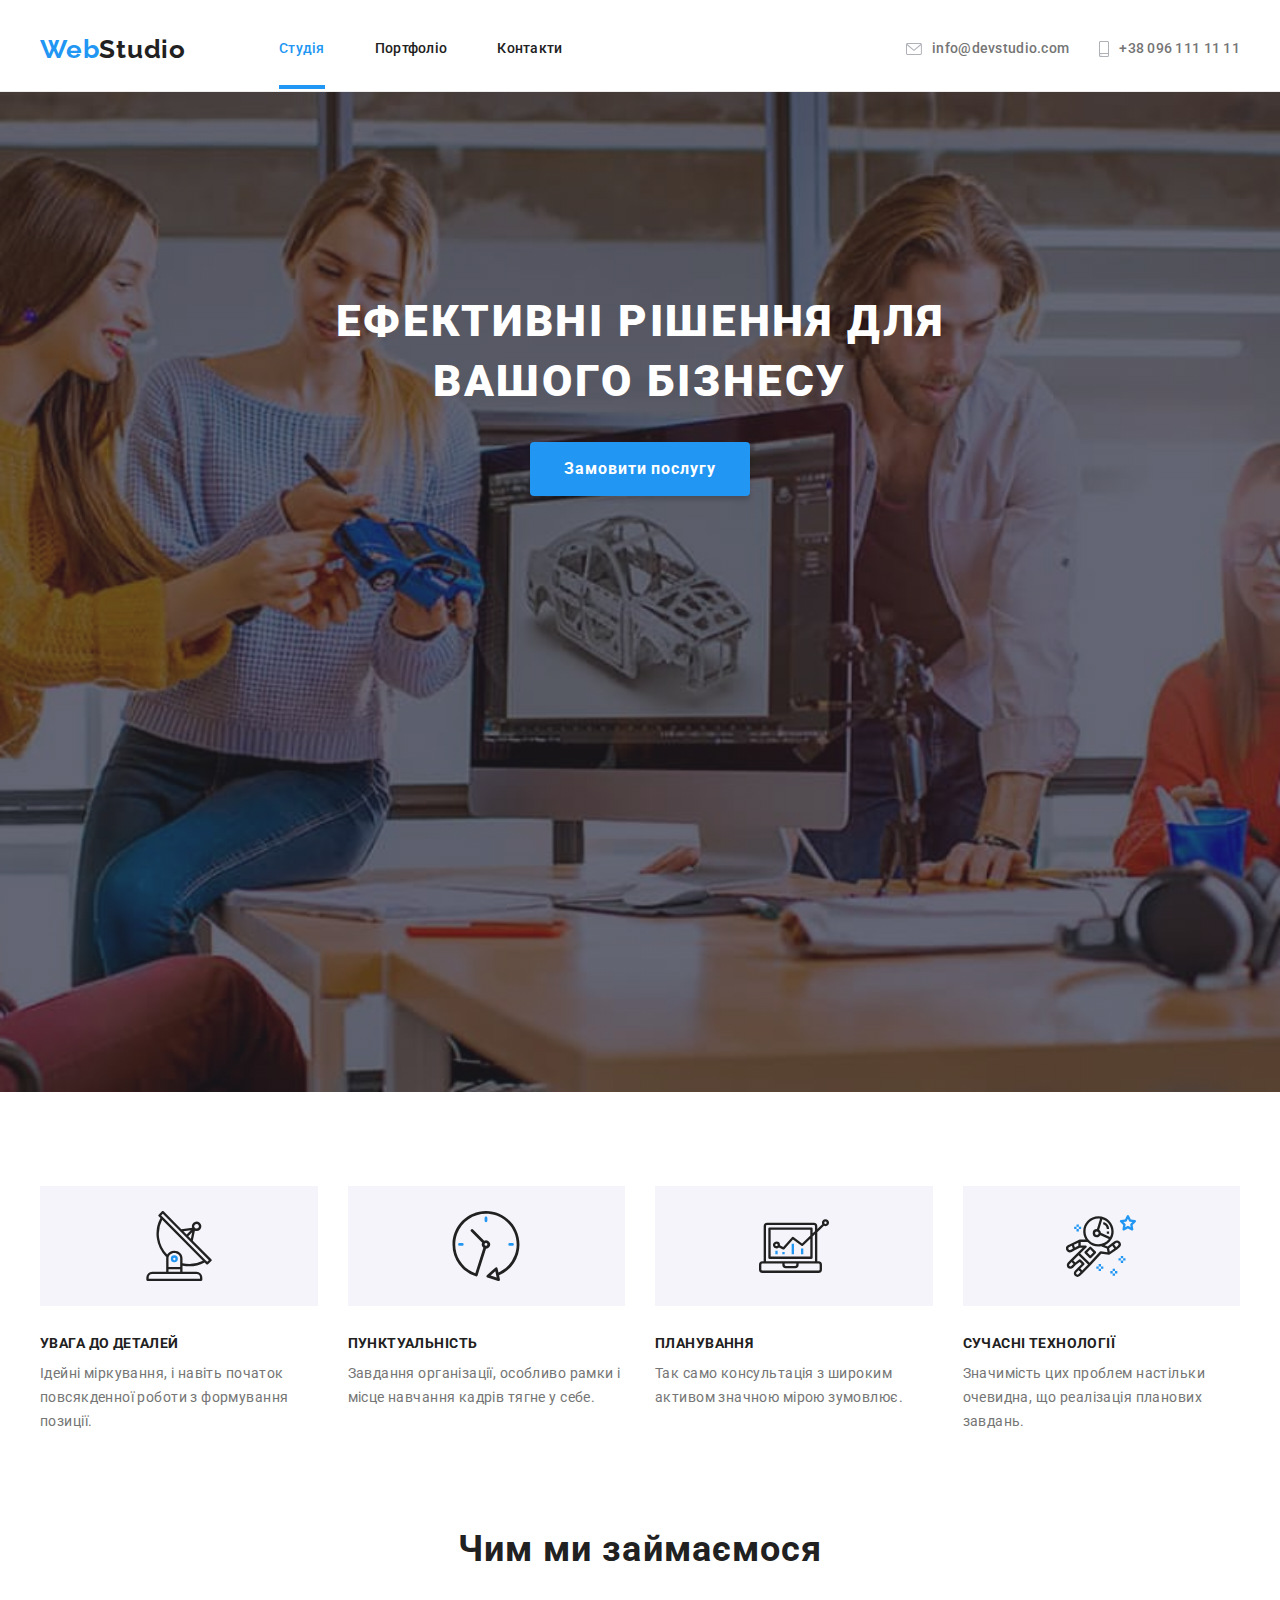
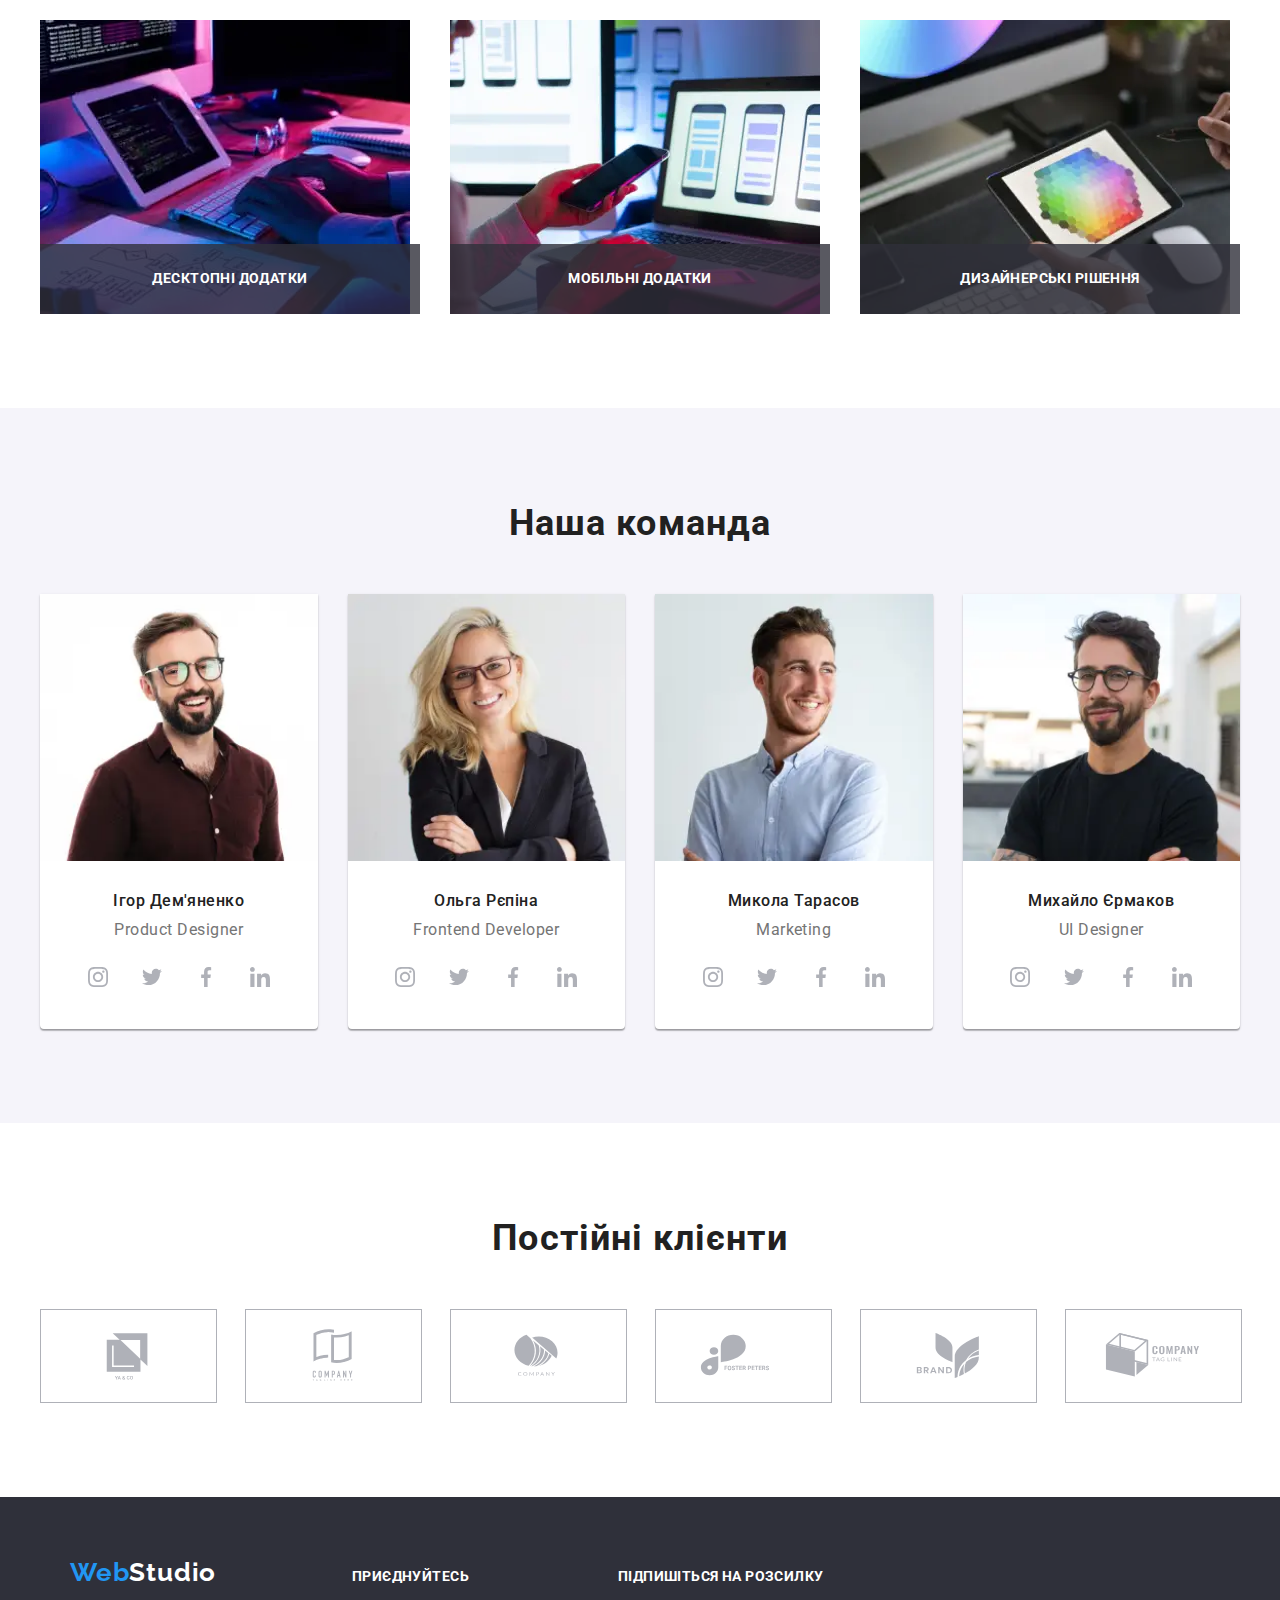
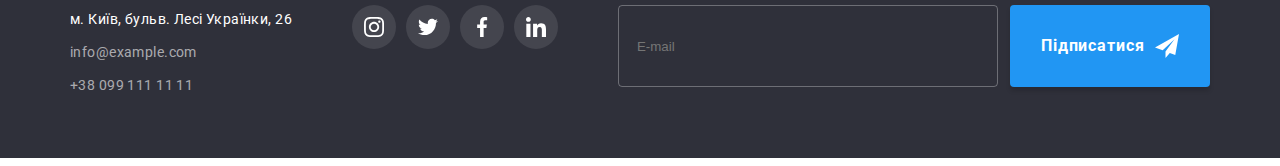
<file: index.html>
<!DOCTYPE html>
<html lang="uk">
  <head>
    <meta charset="UTF-8" />
    <meta http-equiv="X-UA-Compatible" content="IE=edge" />
    <meta name="viewport" content="width=device-width, initial-scale=1.0" />
    <title>Studia</title>
    <link rel="preconnect" href="https://fonts.googleapis.com" />
    <link rel="preconnect" href="https://fonts.gstatic.com" crossorigin />
    <link
      href="https://fonts.googleapis.com/css2?family=Raleway:wght@700&family=Roboto:wght@400;500;700;900&display=swap"
      rel="stylesheet"
    />
    <link
      rel="stylesheet"
      href="https://cdnjs.cloudflare.com/ajax/libs/modern-normalize/1.1.0/modern-normalize.min.css"
      integrity="sha512-wpPYUAdjBVSE4KJnH1VR1HeZfpl1ub8YT/NKx4PuQ5NmX2tKuGu6U/JRp5y+Y8XG2tV+wKQpNHVUX03MfMFn9Q=="
      crossorigin="anonymous"
      referrerpolicy="no-referrer"
    />
    <link rel="stylesheet" href="./css/main.min.css" />
  </head>
  <body>
    <!--header-->
    <header class="header">
      <div class="container header__container">
        <nav class="navigation">
          <a class="logo navigation__logo link" href="./index.html"
            >Web<span class="logo-part logo-part--dark">Studio</span></a
          >
          <ul class="menu list">
            <li class="menu__item">
              <a class="menu__link current link" href="#">Студія</a>
            </li>
            <li class="menu__item">
              <a class="menu__link link" href="./portfolio.html">Портфоліо</a>
            </li>
            <li class="menu__item">
              <a class="menu__link link" href="#"> Контакти</a>
            </li>
          </ul>
        </nav>

        <ul class="menu-second list">
          <li class="menu-second__item">
            <a
              class="menu-second__link link menu-second__link--dark"
              href="mailto:info@devstudio.com"
            >
              <svg class="menu-second__icon icon-mail" width="16" height="12">
                <use href="./images/icons.svg#icon-sms"></use>
              </svg>
              info@devstudio.com</a
            >
          </li>
          <li class="menu-second__item">
            <a
              class="menu-second__link link menu-second__link--dark"
              href="tel:+380961111111"
            >
              <svg class="menu-second__icon icon-tel" width="10" height="16">
                <use href="./images/icons.svg#icon-phone"></use>
              </svg>
              +38 096 111 11 11</a
            >
          </li>
        </ul>
        <button type="button" class="menu-open-btn button" data-menu-open>
          <svg class="icon-btn-open" width="24" height="16">
            <use href="./images/icons.svg#icon-menu"></use>
          </svg>
        </button>
      </div>
    </header>
    <!--main part-->
    <main>
      <!--section hero-->
      <section class="post-hero">
        <div class="container">
          <h1 class="post-hero__title">Ефективні рішення для вашого бізнесу</h1>
          <button class="post-hero__btn button" data-modal-open type="button">
            Замовити послугу
          </button>
        </div>
      </section>
      <!--section second-->
      <section class="post-benefits section">
        <div class="container">
          <h2 class="secondary-title visually-hidden">Особливості</h2>
          <ul class="benefits-menu list">
            <li class="benefits-menu__item">
              <h3 class="benefits-menu__title">Увага до деталей</h3>
              <p class="benefits-menu__text">
                Ідейні міркування, і навіть початок повсякденної роботи з
                формування позиції.
              </p>
            </li>
            <li class="benefits-menu__item">
              <h3 class="benefits-menu__title">Пунктуальність</h3>
              <p class="benefits-menu__text">
                Завдання організації, особливо рамки і місце навчання кадрів
                тягне у себе.
              </p>
            </li>
            <li class="benefits-menu__item">
              <h3 class="benefits-menu__title">Планування</h3>
              <p class="benefits-menu__text">
                Так само консультація з широким активом значною мірою зумовлює.
              </p>
            </li>
            <li class="benefits-menu__item">
              <h3 class="benefits-menu__title">Сучасні технології</h3>
              <p class="benefits-menu__text">
                Значимість цих проблем настільки очевидна, що реалізація
                планових завдань.
              </p>
            </li>
          </ul>
        </div>
      </section>
      <!--section third-->
      <section class="work section">
        <div class="container">
          <h2 class="work__title title">Чим ми займаємося</h2>
          <ul class="menu-work list">
            <li class="menu-work__item">
              <div class="thumb-work">
                <picture class="thumb-work__img">
                  <source
                    media="(min-width: 1200px)"
                    type="image/webp"
                    srcset="
                      ./images/works/box-1-webp.webp    1x,
                      ./images/works/box-1-2x-webp.webp 2x
                    "
                  />
                  <source
                    media="(min-width: 1200px)"
                    srcset="
                      ./images/works/box-1.jpg    1x,
                      ./images/works/box-1-2x.jpg 2x
                    "
                  />

                  <img
                    src="./images/works/box-1.jpg"
                    alt="Людина працює за комп'ютером"
                    width="370"
                  />
                </picture>
                <div class="block">
                  <p class="block__text">Десктопні додатки</p>
                </div>
              </div>
            </li>
            <li class="menu-work__item">
              <div class="thumb-work">
                <picture class="thumb-work__img">
                  <source
                    media="(min-width: 1200px)"
                    type="image/webp"
                    srcset="
                      ./images/works/box-2-desk-webp.webp    1x,
                      ./images/works/box-2-desk-2x-webp.webp 2x
                    "
                  />
                  <source
                    media="(min-width: 1200px)"
                    srcset="
                      ./images/works/box-2-desk.jpg    1x,
                      ./images/works/box-2-desk-2x.jpg 2x
                    "
                  />

                  <img
                    src="./images/works/box-2-desk.jpg"
                    alt="Людина працює за комп'ютером"
                    width="370"
                  />
                </picture>
                <div class="block">
                  <p class="block__text">Мобільні додатки</p>
                </div>
              </div>
            </li>
            <li class="menu-work__item">
              <div class="thumb-work">
                <picture class="thumb-work__img">
                  <source
                    media="(min-width: 1200px)"
                    type="image/webp"
                    srcset="
                      ./images/works/box-3-desk-webp.webp    1x,
                      ./images/works/box-3-desk-2x-webp.webp 2x
                    "
                  />
                  <source
                    media="(min-width: 1200px)"
                    srcset="
                      ./images/works/box-3-desk.jpg    1x,
                      ./images/works/box-3-desk-2x.jpg 2x
                    "
                  />

                  <img
                    src="./images/works/box-3-desk.jpg"
                    alt="Людина працює за комп'ютером"
                    width="370"
                  />
                  <div class="block">
                    <p class="block__text">Дизайнерські рішення</p>
                  </div>
                </picture>
              </div>
            </li>
          </ul>
        </div>
      </section>
      <!--section our team-->
      <section class="team section">
        <div class="container">
          <h2 class="team__title title">Наша команда</h2>
          <ul class="menu-team list">
            <li class="menu-team__item">
              <picture>
                <source
                  media="(min-width:1200px)"
                  type="image/webp"
                  srcset="
                    ./images/team/igor-dem-desk-webp.webp    1x,
                    ./images/team/igor-dem-desk-2x-webp.webp 2x
                  "
                />

                <source
                  media="(min-width:1200px)"
                  srcset="
                    ./images/team/igor-dem-desk.jpg    1x,
                    ./images/team/igor-dem-desk-2x.jpg 2x
                  "
                />
                <source
                  media="(min-width:768px)"
                  type="image/webp"
                  srcset="
                    ./images/team/igor-dem-tablet-webp.webp    1x,
                    ./images/team/igor-dem-tablet-2x-webp.webp 2x
                  "
                />
                <source
                  media="(min-width:768px)"
                  srcset="
                    ./images/team/igor-dem-tablet.jpg    1x,
                    ./images/team/igor-dem-tablet-2x.jpg 2x
                  "
                />
                <source
                  media="(max-width:767px)"
                  type="image/webp"
                  srcset="
                    ./images/team/igor-dem-mob-webp.webp    1x,
                    ./images/team/igor-dem-mob-2x-webp.webp 2x
                  "
                />
                <source
                  media="(max-width:767px)"
                  srcset="
                    ./images/team/igor-dem-mob.jpg    1x,
                    ./images/team/igor-dem-mob-2x.jpg 2x
                  "
                />

                <img
                  src="./images/team/igor-dem-desk.jpg"
                  alt="Усміхнений хлопець в окулярах"
                  width="450"
                  class="menu-team__image"
                />
              </picture>
              <div class="block-team">
                <h3 class="block-team__title">Ігор Дем'яненко</h3>
                <p class="block-team__text" lang="en">Product Designer</p>
                <ul class="team-soc list">
                  <li class="team-soc__item">
                    <a class="team-soc__link link" href="#">
                      <svg class="team-soc__icon" width="20" height="20">
                        <use href="./images/icons.svg#icon-instagram"></use>
                      </svg>
                    </a>
                  </li>
                  <li class="team-soc__item">
                    <a class="team-soc__link link" href="#">
                      <svg class="team-soc__icon" width="20" height="20">
                        <use href="./images/icons.svg#icon-twitter"></use>
                      </svg>
                    </a>
                  </li>
                  <li class="team-soc__item">
                    <a class="team-soc__link link" href="#">
                      <svg class="team-soc__icon" width="20" height="20">
                        <use href="./images/icons.svg#icon-facebook"></use>
                      </svg>
                    </a>
                  </li>
                  <li class="team-soc__item">
                    <a class="team-soc__link link" href="#">
                      <svg class="team-soc__icon" width="20" height="20">
                        <use href="./images/icons.svg#icon-linkedin"></use>
                      </svg>
                    </a>
                  </li>
                </ul>
              </div>
            </li>
            <li class="menu-team__item">
              <picture>
                <source
                  media="(min-width:1200px)"
                  type="image/webp"
                  srcset="
                    ./images/team/olha-desk-webp.webp    1x,
                    ./images/team/olha-desk-2x-webp.webp 2x
                  "
                />
                <source
                  media="(min-width:1200px)"
                  srcset="
                    ./images/team/olha-desk.jpg    1x,
                    ./images/team/olha-desk-2x.jpg 2x
                  "
                />
                <source
                  media="(min-width:768px)"
                  type="image/webp"
                  srcset="
                    ./images/team/olha-tablet-webp.webp    1x,
                    ./images/team/olha-tablet-2x-webp.webp 2x
                  "
                />
                <source
                  media="(min-width:768px)"
                  srcset="
                    ./images/team/olha-tablet.jpg    1x,
                    ./images/team/olha-tablet-2x.jpg 2x
                  "
                />
                <source
                  media="(max-width:767px)"
                  type="image/webp"
                  srcset="
                    ./images/team/olha-mob-webp.webp    1x,
                    ./images/team/olha-mob-2x-webp.webp 2x
                  "
                />
                <source
                  media="(max-width:767px)"
                  srcset="
                    ./images/team/olha-mob.jpg    1x,
                    ./images/team/olha-mob-2x.jpg 2x
                  "
                />
                <img
                  src="./images/team/olha-desk.jpg"
                  alt="Усміхнена блондинка в окулярах>"
                  width="450"
                  class="menu-team__image"
                />
              </picture>

              <div class="block-team">
                <h3 class="block-team__title">Ольга Рєпіна</h3>
                <p class="block-team__text" lang="en">Frontend Developer</p>
                <ul class="team-soc list">
                  <li class="team-soc__item">
                    <a class="team-soc__link link" href="">
                      <svg class="team-soc__icon" width="20" height="20">
                        <use href="./images/icons.svg#icon-instagram"></use>
                      </svg>
                    </a>
                  </li>
                  <li class="team-soc__item">
                    <a class="team-soc__link link" href="">
                      <svg class="team-soc__icon" width="20" height="20">
                        <use href="./images/icons.svg#icon-twitter"></use>
                      </svg>
                    </a>
                  </li>
                  <li class="team-soc__item">
                    <a class="team-soc__link link" href="">
                      <svg class="team-soc__icon" width="20" height="20">
                        <use href="./images/icons.svg#icon-facebook"></use>
                      </svg>
                    </a>
                  </li>
                  <li class="team-soc__item">
                    <a class="team-soc__link link" href="">
                      <svg class="team-soc__icon" width="20" height="20">
                        <use href="./images/icons.svg#icon-linkedin"></use>
                      </svg>
                    </a>
                  </li>
                </ul>
              </div>
            </li>
            <li class="menu-team__item">
              <picture>
                <source
                  media="(min-width:1200px)"
                  type="image/webp"
                  srcset="
                    ./images/team/nicholas-desk-webp.webp    1x,
                    ./images/team/nicholas-desk-2x-webp.webp 2x
                  "
                />
                <source
                  media="(min-width:1200px)"
                  srcset="
                    ./images/team/nicholas-desk.jpg    1x,
                    ./images/team/nicholas-desk-2x.jpg 2x
                  "
                />
                <source
                  media="(min-width:768px)"
                  type="image/webp"
                  srcset="
                    ./images/team/nicholas-tablet-webp.webp    1x,
                    ./images/team/nicholas-tablet-2x-webp.webp 2x
                  "
                />
                <source
                  media="(min-width:768px)"
                  srcset="
                    ./images/team/nicholas-tablet.jpg    1x,
                    ./images/team/nicholas-tablet-2x.jpg 2x
                  "
                />
                <source
                  media="(max-width:767px)"
                  type="image/webp"
                  srcset="
                    ./images/team/nicholas-mob-webp.webp    1x,
                    ./images/team/nicholas-mob-2x-webp.webp 2x
                  "
                />
                <source
                  media="(max-width:767px)"
                  srcset="
                    ./images/team/nicholas-mob.jpg    1x,
                    ./images/team/nicholas-mob-2x.jpg 2x
                  "
                />
                <img
                  src="./images/team/nicholas-desk.jpg"
                  alt="Усміхнений хлопець"
                  width="450"
                  class="menu-team__image"
                />
              </picture>

              <div class="block-team">
                <h3 class="block-team__title">Микола Тарасов</h3>
                <p class="block-team__text" lang="en">Marketing</p>
                <ul class="team-soc list">
                  <li class="team-soc__item">
                    <a class="team-soc__link link" href="">
                      <svg class="team-soc__icon" width="20" height="20">
                        <use href="./images/icons.svg#icon-instagram"></use>
                      </svg>
                    </a>
                  </li>
                  <li class="team-soc__item">
                    <a class="team-soc__link link" href="">
                      <svg class="team-soc__icon" width="20" height="20">
                        <use href="./images/icons.svg#icon-twitter"></use>
                      </svg>
                    </a>
                  </li>
                  <li class="team-soc__item">
                    <a class="team-soc__link link" href="">
                      <svg class="team-soc__icon" width="20" height="20">
                        <use href="./images/icons.svg#icon-facebook"></use>
                      </svg>
                    </a>
                  </li>
                  <li class="team-soc__item">
                    <a class="team-soc__link link" href="">
                      <svg class="team-soc__icon" width="20" height="20">
                        <use href="./images/icons.svg#icon-linkedin"></use>
                      </svg>
                    </a>
                  </li>
                </ul>
              </div>
            </li>
            <li class="menu-team__item">
              <picture>
                <source
                  media="(min-width:1200px)"
                  type="image/webp"
                  srcset="
                    ./images/team/mykhailo-desk-webp.webp    1x,
                    ./images/team/mykhailo-desk-2x-webp.webp 2x
                  "
                />
                <source
                  media="(min-width:1200px)"
                  srcset="
                    ./images/team/mykhailo-desk.jpg    1x,
                    ./images/team/mykhailo-desk-2x.jpg 2x
                  "
                />
                <source
                  media="(min-width:768px)"
                  type="image/webp"
                  srcset="
                    ./images/team/mykhailo-tablet-webp.webp    1x,
                    ./images/team/mykhailo-tablet-2x-webp.webp 2x
                  "
                />
                <source
                  media="(min-width:768px)"
                  srcset="
                    ./images/team/mykhailo-tablet.jpg    1x,
                    ./images/team/mykhailo-tablet-2x.jpg 2x
                  "
                />
                <source
                  media="(max-width:767px)"
                  type="image/webp"
                  srcset="
                    ./images/team/mykhailo-mob-webp.webp    1x,
                    ./images/team/mykhailo-mob-2x-webp.webp 2x
                  "
                />
                <source
                  media="(max-width:767px)"
                  srcset="
                    ./images/team/mykhailo-mob.jpg    1x,
                    ./images/team/mykhailo-mob-2x.jpg 2x
                  "
                />
                <img
                  src="./images/team/mykhailo-desk.jpg"
                  alt="Брюнет в окулярах з бородою"
                  width="450"
                  class="menu-team__image"
                />
              </picture>

              <div class="block-team">
                <h3 class="block-team__title">Михайло Єрмаков</h3>
                <p class="block-team__text" lang="en">UI Designer</p>
                <ul class="team-soc list">
                  <li class="team-soc__item">
                    <a class="team-soc__link link" href="">
                      <svg class="team-soc__icon" width="20" height="20">
                        <use href="./images/icons.svg#icon-instagram"></use>
                      </svg>
                    </a>
                  </li>
                  <li class="team-soc__item">
                    <a class="team-soc__link link" href="">
                      <svg class="team-soc__icon" width="20" height="20">
                        <use href="./images/icons.svg#icon-twitter"></use>
                      </svg>
                    </a>
                  </li>
                  <li class="team-soc__item">
                    <a class="team-soc__link link" href="">
                      <svg class="team-soc__icon" width="20" height="20">
                        <use href="./images/icons.svg#icon-facebook"></use>
                      </svg>
                    </a>
                  </li>
                  <li class="team-soc__item">
                    <a class="team-soc__link link" href="">
                      <svg class="team-soc__icon" width="20" height="20">
                        <use href="./images/icons.svg#icon-linkedin"></use>
                      </svg>
                    </a>
                  </li>
                </ul>
              </div>
            </li>
          </ul>
        </div>
      </section>
      <!--Постійні клієнти-->
      <section class="clients section">
        <div class="container">
          <h2 class="clients__title title">Постійні клієнти</h2>
          <ul class="clients-menu list">
            <li class="clients-menu__item">
              <a class="clients-menu__link link" href="#">
                <svg class="clients-menu__icon" width="106" height="60">
                  <use href="./images/icons.svg#icon-logo-1"></use>
                </svg>
              </a>
            </li>
            <li class="clients-menu__item">
              <a class="clients-menu__link link" href="#">
                <svg class="clients-menu__icon" width="106" height="60">
                  <use href="./images/icons.svg#icon-logo-2"></use>
                </svg>
              </a>
            </li>
            <li class="clients-menu__item">
              <a class="clients-menu__link link" href="#">
                <svg class="clients-menu__icon" width="106" height="60">
                  <use href="./images/icons.svg#icon-logo-3"></use>
                </svg>
              </a>
            </li>
            <li class="clients-menu__item">
              <a class="clients-menu__link link" href="#">
                <svg class="clients-menu__icon" width="106" height="60">
                  <use href="./images/icons.svg#icon-logo-4"></use>
                </svg>
              </a>
            </li>
            <li class="clients-menu__item">
              <a class="clients-menu__link link" href="#">
                <svg class="clients-menu__icon" width="106" height="60">
                  <use href="./images/icons.svg#icon-logo-5"></use>
                </svg>
              </a>
            </li>
            <li class="clients-menu__item">
              <a class="clients-menu__link link" href="#">
                <svg class="clients-menu__icon" width="106" height="60">
                  <use href="./images/icons.svg#icon-logo-6"></use>
                </svg>
              </a>
            </li>
          </ul>
        </div>
      </section>
    </main>
    <!--footer-->
    <footer class="footer">
      <div class="container footer__container">
        <div class="box-footer">
          <a class="logo footer__logo link" href="./index.html"
            >Web<span class="logo-part logo-part--light">Studio</span></a
          >
          <address>
            <ul class="footer-address list">
              <li class="footer-address__item">
                <a
                  class="footer-address__link link"
                  href="https://goo.gl/maps/YnVSM5J7TYiiHJp4A"
                  target="_blank"
                  rel="noopener noreferrer"
                  >м. Київ, бульв. Лесі Українки, 26</a
                >
              </li>
              <li class="footer-address__item">
                <a
                  class="footer-address__link link footer-address__link--light"
                  href="mailto:info@example.com"
                  >info@example.com</a
                >
              </li>
              <li class="footer-address__item">
                <a
                  class="footer-address__link link footer-address__link--light"
                  href="tel:+380991111111"
                  >+38 099 111 11 11</a
                >
              </li>
            </ul>
          </address>
        </div>
        <div class="footer-soc">
          <p class="footer-soc__text">Приєднуйтесь</p>
          <ul class="soc-list list">
            <li class="soc-list__item">
              <a class="soc-list__link link" href="#">
                <svg class="footer-soc-icon" width="20" height="20">
                  <use href="./images/icons.svg#icon-instagram"></use>
                </svg>
              </a>
            </li>
            <li class="soc-list__item">
              <a class="soc-list__link link" href="#">
                <svg class="soc-list__icon" width="20" height="20">
                  <use href="./images/icons.svg#icon-twitter"></use>
                </svg>
              </a>
            </li>
            <li class="soc-list__item">
              <a class="soc-list__link link" href="#">
                <svg class="soc-list__icon" width="20" height="20">
                  <use href="./images/icons.svg#icon-facebook"></use>
                </svg>
              </a>
            </li>
            <li class="soc-list__item">
              <a class="soc-list__link link" href="#">
                <svg class="soc-list__icon" width="20" height="20">
                  <use href="./images/icons.svg#icon-linkedin"></use>
                </svg>
              </a>
            </li>
          </ul>
        </div>
        <!--ФОРМА В ФУТЕРІ-->
        <form class="form-footer">
          <p class="form-footer__title">Підпишіться на розсилку</p>
          <div class="form-container">
            <label class="form-container__label">
              <input
                class="form-container__input"
                type="email"
                name="email"
                placeholder="E-mail"
                required
              />
            </label>
            <button type="submit" class="form-container__btn button">
              Підписатися
              <svg class="form-container__icon" width="24" height="24">
                <use href="./images/icons.svg#icon-send"></use>
              </svg>
            </button>
          </div>
        </form>
      </div>
    </footer>
    <!--МОДАЛЬНЕ ВІКНО-->
    <div class="backdrop is-hidden" data-modal>
      <div class="modal-window">
        <button class="modal-window__btn button" data-modal-close type="button">
          <svg class="modal-close-icon" width="18" height="18">
            <use href="./images/icons.svg#icon-close-black"></use>
          </svg>
        </button>
        <!-- forms -->
        <form name="form-modal-window">
          <div class="modal-form">
            <p class="modal-form__text">
              Залиште свої дані, ми вам передзвонимо
            </p>
            <label class="modal-form__field">
              Ім'я
              <input
                class="modal-form__input"
                type="text"
                name="name"
                required
              />
              <svg class="modal-form__icon" width="18" height="18">
                <use href="./images/icons.svg#icon-person"></use>
              </svg>
            </label>
            <label class="modal-form__field">
              Телефон
              <input class="modal-form__input" type="tel" name="tel" required />
              <svg class="modal-form__icon" width="18" height="18">
                <use href="./images/icons.svg#icon-phone-mod"></use>
              </svg>
            </label>
            <label class="modal-form__field">
              Пошта
              <input
                class="modal-form_input"
                type="email"
                name="email-modal"
                required
              />
              <svg class="modal-form__icon" width="18" height="18">
                <use href="./images/icons.svg#icon-email"></use>
              </svg>
            </label>
            <label class="modal-form__field wider"
              >Коментар
              <textarea
                class="modal-form__textarea"
                name="comment"
                placeholder="Введіть текст"
              ></textarea>
            </label>
            <label class="modal-form__label">
              <input
                class="modal-form__check"
                type="checkbox"
                name="check"
                required
              />
              <span class="modal-form__condition">
                Погоджуюся з розсилкою та приймаю
                <a href="#" class="link modal-form__link">
                  Умови договору</a
                ></span
              >
            </label>
            <button type="submit" class="form-btn button">Відправити</button>
          </div>
        </form>
      </div>
    </div>
    <!-- МОБІЛЬНЕ МЕНЮ -->
    <div class="box-menu-mob box-mobile is-hidden" data-menu>
      <button type="button" class="menu-close-btn button" data-menu-close>
        <svg class="modal-close-icon" width="18" height="18">
          <use href="./images/icons.svg#icon-cross"></use>
        </svg>
      </button>
      <div class="box-mob__top">
        <ul class="menu-mob list">
          <li class="menu-mob__item">
            <a class="menu-mob__link link" href="./index.html">Студія</a>
          </li>
          <li class="menu-mob__item">
            <a class="menu-mob__link link" href="./portfolio.html">Портфоліо</a>
          </li>
          <li class="menu-mob__item">
            <a class="menu-mob__link link" href="#"> Контакти</a>
          </li>
        </ul>
      </div>
      <div class="box-menu__bottom">
        <ul class="menu-contacts list">
          <li class="menu-contacts__item">
            <a class="menu-contacts__link link tel" href="tel:+380961111111"
              >+38 096 111 11 11</a
            >
          </li>
          <li class="menu-contacts__item">
            <a
              class="menu-contacts__link link mail"
              href="mailto:info@devstudio.com"
              >info@devstudio.com</a
            >
          </li>
        </ul>
        <ul class="mob-menu-soc list">
          <li class="mob-menu-soc__item">
            <a
              class="mob-menu-soc__link link"
              href="#"
              target="_blank"
              rel="noopener noreferrer nofollow"
              >Instagram</a
            >
          </li>
          <li class="mob-menu-soc__item">
            <a
              class="mob-menu-soc__link link"
              href="#"
              target="_blank"
              rel="noopener noreferrer nofollow"
              >Twitter</a
            >
          </li>
          <li class="mob-menu-soc__item">
            <a
              class="mob-menu-soc__link link link"
              href="#"
              target="_blank"
              rel="noopener noreferrer nofollow"
              >Facebook</a
            >
          </li>
          <li class="mob-menu-soc__item">
            <a
              class="mob-menu-soc__link link"
              href="#"
              target="_blank"
              rel="noopener noreferrer nofollow"
              >LinkedIn</a
            >
          </li>
        </ul>
      </div>
    </div>
    <script src="./js/modal.js"></script>
    <script src="./js/menu.js"></script>
  </body>
</html>
</file>
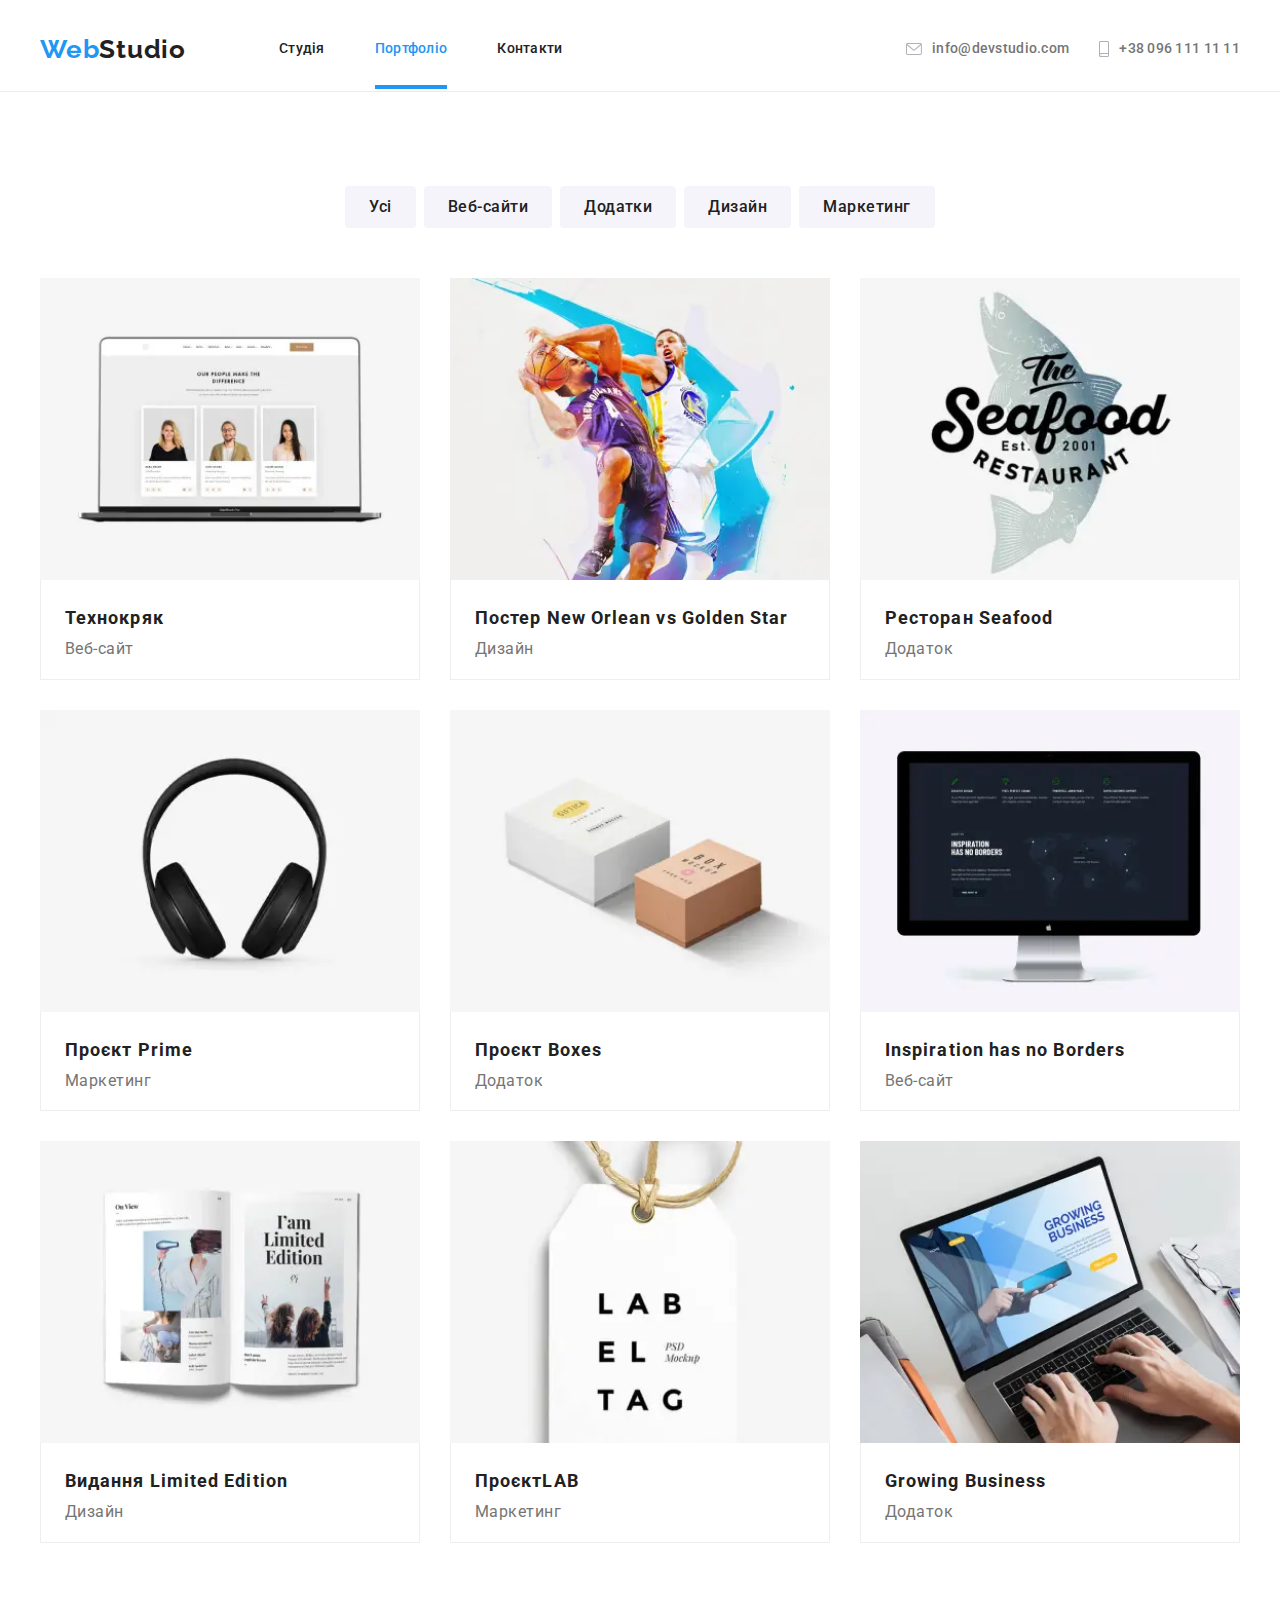
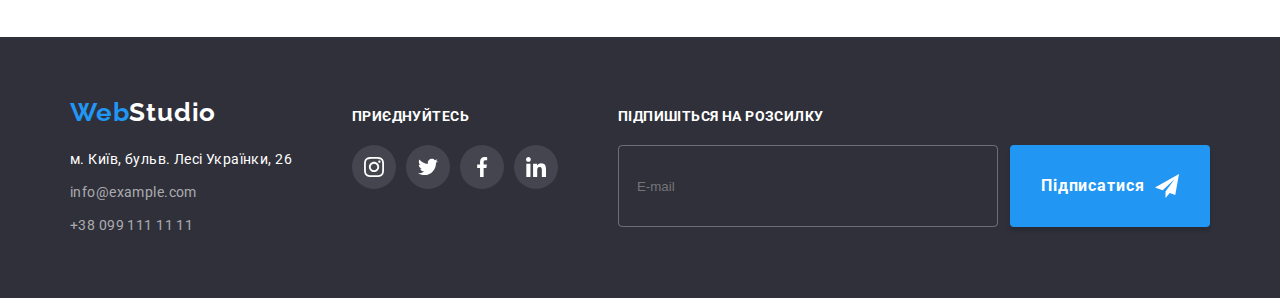
<file: portfolio.html>
<!DOCTYPE html>
<html lang="uk">
  <head>
    <meta charset="UTF-8" />
    <meta http-equiv="X-UA-Compatible" content="IE=edge" />
    <meta name="viewport" content="width=device-width, initial-scale=1.0" />
    <title>Studia</title>
    <link rel="preconnect" href="https://fonts.googleapis.com" />
    <link rel="preconnect" href="https://fonts.gstatic.com" crossorigin />
    <link
      href="https://fonts.googleapis.com/css2?family=Raleway:wght@700&family=Roboto:wght@400;500;700;900&display=swap"
      rel="stylesheet"
    />
    <link
      rel="stylesheet"
      href="https://cdnjs.cloudflare.com/ajax/libs/modern-normalize/1.1.0/modern-normalize.min.css"
      integrity="sha512-wpPYUAdjBVSE4KJnH1VR1HeZfpl1ub8YT/NKx4PuQ5NmX2tKuGu6U/JRp5y+Y8XG2tV+wKQpNHVUX03MfMFn9Q=="
      crossorigin="anonymous"
      referrerpolicy="no-referrer"
    />
    <link rel="stylesheet" href="./css/main.min.css" />
  </head>
  <body>
    <!--header-->
    <header class="header">
      <div class="container header__container">
        <nav class="navigation">
          <a class="logo navigation__logo link" href="./index.html"
            >Web<span class="logo-part logo-part--dark">Studio</span></a
          >
          <ul class="menu list">
            <li class="menu__item">
              <a class="menu__link link" href="./index.html">Студія</a>
            </li>
            <li class="menu__item">
              <a class="menu__link current link" href="#">Портфоліо</a>
            </li>
            <li class="menu__item">
              <a class="menu__link link" href="#">Контакти</a>
            </li>
          </ul>
        </nav>
        <ul class="menu-second list">
          <li class="menu-second__item">
            <a
              class="menu-second__link menu-second__link--dark link"
              href="mailto:info@devstudio.com"
            >
              <svg class="menu-second__icon icon-mail" width="16" height="12">
                <use href="./images/icons.svg#icon-sms"></use>
              </svg>
              info@devstudio.com</a
            >
          </li>
          <li class="menu-second__item">
            <a
              class="menu-second__link menu-second__link--dark link"
              href="tel:+380961111111"
            >
              <svg class="menu-second__icon icon-tel" width="10" height="16">
                <use href="./images/icons.svg#icon-phone"></use>
              </svg>
              +38 096 111 11 11</a
            >
          </li>
        </ul>
        <button type="button" class="menu-open-btn button" data-menu-open>
          <svg class="icon-btn-open" width="24" height="16">
            <use href="./images/icons.svg#icon-menu"></use>
          </svg>
        </button>
      </div>
    </header>
    <!--main-part-->
    <main>
      <section class="portfolio section">
        <div class="container">
          <h1 class="portfolio__title visually-hidden">Портфоліо</h1>
          <ul class="menu-btn list">
            <li class="menu-btn__item">
              <button class="menu-btn__button button" type="button">Усі</button>
            </li>
            <li class="menu-btn__item">
              <button class="menu-btn__button button" type="button">
                Веб-сайти
              </button>
            </li>
            <li class="menu-btn__item">
              <button class="menu-btn__button button" type="button">
                Додатки
              </button>
            </li>
            <li class="menu-btn__item">
              <button class="menu-btn__button button" type="button">
                Дизайн
              </button>
            </li>
            <li class="menu-btn__item">
              <button class="menu-btn__button button" type="button">
                Маркетинг
              </button>
            </li>
          </ul>
          <ul class="menu-portfolio list">
            <li class="menu-portfolio__item">
              <a class="menu-portfolio__link link" href="#">
                <div class="box-card">
                  <picture>
                    <source
                      media="(min-width:1200px)"
                      type="image/webp"
                      srcset="
                        ./images/portfolio/card-1-desk-webp.webp    1x,
                        ./images/portfolio/card-1-desk-2x-webp.webp 2x
                      "
                    />
                    <source
                      media="(min-width:1200px)"
                      srcset="
                        ./images/portfolio/card-1-desk.jpg    1x,
                        ./images/portfolio/card-1-desk-2x.jpg 2x
                      "
                    />
                    <source
                      media="(min-width:768px)"
                      type="image/webp"
                      srcset="
                        ./images/portfolio/card-1-tablet-webp.webp    1x,
                        ./images/portfolio/card-1-tablet-2x-webp.webp 2x
                      "
                    />
                    <source
                      media="(min-width:768px)"
                      srcset="
                        ./images/portfolio/card-1-tablet.jpg    1x,
                        ./images/portfolio/card-1-tablet-2x.jpg 2x
                      "
                    />
                    <source
                      media="(max-width:767px)"
                      type="image/webp"
                      srcset="
                        ./images/portfolio/card-1-mobile-webp.webp    1x,
                        ./images/portfolio/card-1-mobile-2x-webp.webp 2x
                      "
                    />
                    <source
                      media="(max-width:767px)"
                      srcset="
                        ./images/portfolio/card-1-mobile.jpg    1x,
                        ./images/portfolio/card-1-mobile-2x.jpg 2x
                      "
                    />
                    <img
                      src="./images/portfolio/card-1-desk.jpg"
                      alt="Екран ноутбука"
                      width="450"
                      class="box-card__img"
                    />
                    <p class="box-card__text">
                      Ресурс пропонує комплексні пропозиції з різним рівнем
                      функціоналу та сервісів. Все це дозволить відвідувачу
                      отримати вичерпні відомості про компанію чи приватну
                      особу.
                    </p>
                  </picture>
                </div>
                <div class="info-container">
                  <h2 class="info-container__title">Технокряк</h2>
                  <p class="info-container__text">Веб-сайт</p>
                </div></a
              >
            </li>
            <li class="menu-portfolio__item">
              <a class="menu-portfolio__link link" href="#">
                <div class="box-card">
                  <picture>
                    <source
                      media="(min-width:1200px)"
                      type="image/webp"
                      srcset="
                        ./images/portfolio/card-2-desk-webp.webp    1x,
                        ./images/portfolio/card-2-desk-2x-webp.webp 2x
                      "
                    />
                    <source
                      media="(min-width:1200px)"
                      srcset="
                        ./images/portfolio/card-2-desk.jpg    1x,
                        ./images/portfolio/card-2-desk-2x.jpg 2x
                      "
                    />
                    <source
                      media="(min-width:768px)"
                      type="image/webp"
                      srcset="
                        ./images/portfolio/card-2-tablet-webp.webp    1x,
                        ./images/portfolio/card-2-tablet-2x-webp.webp 2x
                      "
                    />
                    <source
                      media="(min-width:768px)"
                      srcset="
                        ./images/portfolio/card-2-tablet.jpg    1x,
                        ./images/portfolio/card-2-tablet-2x.jpg 2x
                      "
                    />
                    <source
                      media="(max-width:767px)"
                      type="image/webp"
                      srcset="
                        ./images/portfolio/card-2-mobile-webp.webp    1x,
                        ./images/portfolio/card-2-mobile-2x-webp.webp 2x
                      "
                    />
                    <source
                      media="(max-width:767px)"
                      srcset="
                        ./images/portfolio/card-2-mobile.jpg    1x,
                        ./images/portfolio/card-2-mobile-2x.jpg 2x
                      "
                    />
                    <img
                      src="./images/portfolio/card-2-desk.jpg "
                      alt="Баскетболісти у грі"
                      width="450"
                      class="box-card__img"
                    />
                    <p class="box-card__text">
                      Ресурс пропонує комплексні пропозиції з різним рівнем
                      функціоналу та сервісів. Все це дозволить відвідувачу
                      отримати вичерпні відомості про компанію чи приватну
                      особу.
                    </p>
                  </picture>
                </div>
                <div class="info-container">
                  <h2 class="info-container__title">
                    Постер <span lang="en">New Orlean vs Golden Star</span>
                  </h2>
                  <p class="info-container__text">Дизайн</p>
                </div></a
              >
            </li>
            <li class="menu-portfolio__item">
              <a class="menu-portfolio__link link" href="#">
                <div class="box-card">
                  <picture>
                    <source
                      media="(min-width:1200px)"
                      type="image/webp"
                      srcset="
                        ./images/portfolio/card-3-desk-webp.webp    1x,
                        ./images/portfolio/card-3-desk-2x-webp.webp 2x
                      "
                    />
                    <source
                      media="(min-width:1200px)"
                      srcset="
                        ./images/portfolio/card-3-desk.jpg    1x,
                        ./images/portfolio/card-3-desk-2x.jpg 2x
                      "
                    />
                    <source
                      media="(min-width:768px)"
                      type="image/webp"
                      srcset="
                        ./images/portfolio/card-3-tablet-webp.webp    1x,
                        ./images/portfolio/card-3-tablet-2x-webp.webp 2x
                      "
                    />
                    <source
                      media="(min-width:768px)"
                      srcset="
                        ./images/portfolio/card-3-tablet.jpg    1x,
                        ./images/portfolio/card-3-tablet-2x.jpg 2x
                      "
                    />
                    <source
                      media="(max-width:767px)"
                      type="image/webp"
                      srcset="
                        ./images/portfolio/card-3-mobile-webp.webp    1x,
                        ./images/portfolio/card-3-mobile-2x-webp.webp 2x
                      "
                    />
                    <source
                      media="(max-width:767px)"
                      srcset="
                        ./images/portfolio/card-3-mobile.jpg    1x,
                        ./images/portfolio/card-3-mobile-2x.jpg 2x
                      "
                    />
                    <img
                      src="./images/portfolio/card-3-desk.jpg "
                      alt="Афіша рестрану"
                      width="450"
                      class="box-card__img"
                    />
                    <p class="box-card__text">
                      Ресурс пропонує комплексні пропозиції з різним рівнем
                      функціоналу та сервісів. Все це дозволить відвідувачу
                      отримати вичерпні відомості про компанію чи приватну
                      особу.
                    </p>
                  </picture>
                </div>
                <div class="info-container">
                  <h2 class="info-container__title">
                    Ресторан <span lang="en">Seafood</span>
                  </h2>
                  <p class="info-container__text">Додаток</p>
                </div></a
              >
            </li>
            <li class="menu-portfolio__item">
              <a class="menu-portfolio__link link" href="#">
                <div class="box-card">
                  <picture>
                    <source
                      media="(min-width:1200px)"
                      type="image/webp"
                      srcset="
                        ./images/portfolio/card-4-desk-webp.webp    1x,
                        ./images/portfolio/card-4-desk-2x-webp.webp 2x
                      "
                    />
                    <source
                      media="(min-width:1200px)"
                      srcset="
                        ./images/portfolio/card-4-desk.jpg    1x,
                        ./images/portfolio/card-4-desk-2x.jpg 2x
                      "
                    />
                    <source
                      media="(min-width:768px)"
                      type="image/webp"
                      srcset="
                        ./images/portfolio/card-4-tablet-webp.webp    1x,
                        ./images/portfolio/card-4-tablet-2x-webp.webp 2x
                      "
                    />
                    <source
                      media="(min-width:768px)"
                      srcset="
                        ./images/portfolio/card-4-tablet.jpg    1x,
                        ./images/portfolio/card-4-tablet-2x.jpg 2x
                      "
                    />
                    <source
                      media="(max-width:767px)"
                      type="image/webp"
                      srcset="
                        ./images/portfolio/card-4-mobile-webp.webp    1x,
                        ./images/portfolio/card-4-mobile-2x-webp.webp 2x
                      "
                    />
                    <source
                      media="(max-width:767px)"
                      srcset="
                        ./images/portfolio/card-4-mobile.jpg    1x,
                        ./images/portfolio/card-4-mobile-2x.jpg 2x
                      "
                    />
                    <img
                      src="./images/portfolio/card-4-desk.jpg "
                      alt="Наушники"
                      width="450"
                      class="box-card__img"
                    />
                    <p class="box-card__text">
                      Ресурс пропонує комплексні пропозиції з різним рівнем
                      функціоналу та сервісів. Все це дозволить відвідувачу
                      отримати вичерпні відомості про компанію чи приватну
                      особу.
                    </p>
                  </picture>
                </div>
                <div class="info-container">
                  <h2 class="info-container__title">
                    Проєкт <span lang="en">Prime</span>
                  </h2>
                  <p class="info-container__text">Маркетинг</p>
                </div></a
              >
            </li>
            <li class="menu-portfolio__item">
              <a class="menu-portfolio__link link" href="#">
                <div class="box-card">
                  <picture>
                    <source
                      media="(min-width:1200px)"
                      type="image/webp"
                      srcset="
                        ./images/portfolio/card-5-desk-webp.webp    1x,
                        ./images/portfolio/card-5-desk-2x-webp.webp 2x
                      "
                    />
                    <source
                      media="(min-width:1200px)"
                      srcset="
                        ./images/portfolio/card-5-desk.jpg    1x,
                        ./images/portfolio/card-5-desk-2x.jpg 2x
                      "
                    />
                    <source
                      media="(min-width:768px)"
                      type="image/webp"
                      srcset="
                        ./images/portfolio/card-5-tablet-webp.webp    1x,
                        ./images/portfolio/card-5-tablet-2x-webp.webp 2x
                      "
                    />
                    <source
                      media="(min-width:768px)"
                      srcset="
                        ./images/portfolio/card-5-tablet.jpg    1x,
                        ./images/portfolio/card-5-tablet-2x.jpg 2x
                      "
                    />
                    <source
                      media="(max-width:767px)"
                      type="image/webp"
                      srcset="
                        ./images/portfolio/card-5-mobile-webp.webp    1x,
                        ./images/portfolio/card-5-mobile-2x-webp.webp 2x
                      "
                    />
                    <source
                      media="(max-width:767px)"
                      srcset="
                        ./images/portfolio/card-5-mobile.jpg    1x,
                        ./images/portfolio/card-5-mobile-2x.jpg 2x
                      "
                    />
                    <img
                      src="./images/portfolio/card-5-desk.jpg "
                      alt="Дві коробочки"
                      width="450"
                      class="box-card__img"
                    />
                    <p class="box-card__text">
                      Ресурс пропонує комплексні пропозиції з різним рівнем
                      функціоналу та сервісів. Все це дозволить відвідувачу
                      отримати вичерпні відомості про компанію чи приватну
                      особу.
                    </p>
                  </picture>
                </div>
                <div class="info-container">
                  <h2 class="info-container__title">
                    Проєкт <span lang="en">Boxes</span>
                  </h2>
                  <p class="info-container__text">Додаток</p>
                </div></a
              >
            </li>
            <li class="menu-portfolio__item">
              <a class="menu-portfolio__link link" href="#">
                <div class="box-card">
                  <picture>
                    <source
                      media="(min-width:1200px)"
                      type="image/webp"
                      srcset="
                        ./images/portfolio/card-6-desk-webp.webp    1x,
                        ./images/portfolio/card-6-desk-2x-webp.webp 2x
                      "
                    />
                    <source
                      media="(min-width:1200px)"
                      srcset="
                        ./images/portfolio/card-6-desk.jpg    1x,
                        ./images/portfolio/card-6-desk-2x.jpg 2x
                      "
                    />
                    <source
                      media="(min-width:768px)"
                      type="image/webp"
                      srcset="
                        ./images/portfolio/card-6-tablet-webp.webp    1x,
                        ./images/portfolio/card-6-tablet-2x-webp.webp 2x
                      "
                    />
                    <source
                      media="(min-width:768px)"
                      srcset="
                        ./images/portfolio/card-6-tablet.jpg    1x,
                        ./images/portfolio/card-6-tablet-2x.jpg 2x
                      "
                    />
                    <source
                      media="(max-width:767px)"
                      type="image/webp"
                      srcset="
                        ./images/portfolio/card-6-mobile-webp.webp    1x,
                        ./images/portfolio/card-6-mobile-2x-webp.webp 2x
                      "
                    />
                    <source
                      media="(max-width:767px)"
                      srcset="
                        ./images/portfolio/card-6-mobile.jpg    1x,
                        ./images/portfolio/card-6-mobile-2x.jpg 2x
                      "
                    />
                    <img
                      src="./images/portfolio/card-6-desk.jpg "
                      alt="Монітор комп'ютера"
                      width="450"
                      class="box-card__img"
                    />
                    <p class="box-card__text">
                      Ресурс пропонує комплексні пропозиції з різним рівнем
                      функціоналу та сервісів. Все це дозволить відвідувачу
                      отримати вичерпні відомості про компанію чи приватну
                      особу.
                    </p>
                  </picture>
                </div>
                <div class="info-container">
                  <h2 class="info-container__title" lang="en">
                    Inspiration has no Borders
                  </h2>
                  <p class="info-container__text">Веб-сайт</p>
                </div></a
              >
            </li>
            <li class="menu-portfolio__item">
              <a class="menu-portfolio__link link" href="#">
                <div class="box-card">
                  <picture>
                    <source
                      media="(min-width:1200px)"
                      type="image/webp"
                      srcset="
                        ./images/portfolio/card-7-desk-webp.webp    1x,
                        ./images/portfolio/card-7-desk-2x-webp.webp 2x
                      "
                    />
                    <source
                      media="(min-width:1200px)"
                      srcset="
                        ./images/portfolio/card-7-desk.jpg    1x,
                        ./images/portfolio/card-7-desk-2x.jpg 2x
                      "
                    />
                    <source
                      media="(min-width:768px)"
                      type="image/webp"
                      srcset="
                        ./images/portfolio/card-7-tablet-webp.webp    1x,
                        ./images/portfolio/card-7-tablet-2x-webp.webp 2x
                      "
                    />
                    <source
                      media="(min-width:768px)"
                      srcset="
                        ./images/portfolio/card-7-tablet.jpg    1x,
                        ./images/portfolio/card-7-tablet-2x.jpg 2x
                      "
                    />
                    <source
                      media="(max-width:767px)"
                      type="image/webp"
                      srcset="
                        ./images/portfolio/card-7-mobile-webp.webp    1x,
                        ./images/portfolio/card-7-mobile-2x-webp.webp 2x
                      "
                    />
                    <source
                      media="(max-width:767px)"
                      srcset="
                        ./images/portfolio/card-7-mobile.jpg    1x,
                        ./images/portfolio/card-7-mobile-2x.jpg 2x
                      "
                    />
                    <img
                      src="./images/portfolio/card-7-desk.jpg "
                      alt="Відкритий журнал"
                      width="450"
                      class="box-card__img"
                    />
                    <p class="box-card__text">
                      Ресурс пропонує комплексні пропозиції з різним рівнем
                      функціоналу та сервісів. Все це дозволить відвідувачу
                      отримати вичерпні відомості про компанію чи приватну
                      особу.
                    </p>
                  </picture>
                </div>
                <div class="info-container">
                  <h2 class="info-container__title">
                    Видання <span lang="en">Limited Edition</span>
                  </h2>
                  <p class="info-container__text">Дизайн</p>
                </div></a
              >
            </li>
            <li class="menu-portfolio__item">
              <a class="menu-portfolio__link link" href="#">
                <div class="box-card">
                  <picture>
                    <source
                      media="(min-width:1200px)"
                      type="image/webp"
                      srcset="
                        ./images/portfolio/card-8-desk-webp.webp    1x,
                        ./images/portfolio/card-8-desk-2x-webp.webp 2x
                      "
                    />
                    <source
                      media="(min-width:1200px)"
                      srcset="
                        ./images/portfolio/card-8-desk.jpg    1x,
                        ./images/portfolio/card-8-desk-2x.jpg 2x
                      "
                    />
                    <source
                      media="(min-width:768px)"
                      type="image/webp"
                      srcset="
                        ./images/portfolio/card-8-tablet-webp.webp    1x,
                        ./images/portfolio/card-8-tablet-2x-webp.webp 2x
                      "
                    />
                    <source
                      media="(min-width:768px)"
                      srcset="
                        ./images/portfolio/card-8-tablet.jpg    1x,
                        ./images/portfolio/card-8-tablet-2x.jpg 2x
                      "
                    />
                    <source
                      media="(max-width:767px)"
                      type="image/webp"
                      srcset="
                        ./images/portfolio/card-8-mobile-webp.webp    1x,
                        ./images/portfolio/card-8-mobile-2x-webp.webp 2x
                      "
                    />
                    <source
                      media="(max-width:767px)"
                      srcset="
                        ./images/portfolio/card-8-mobile.jpg    1x,
                        ./images/portfolio/card-8-mobile-2x.jpg 2x
                      "
                    />
                    <img
                      src="./images/portfolio/card-8-desk.jpg "
                      alt="Етикетка"
                      width="450"
                      class="box-card__img"
                    />
                    <p class="box-card__text">
                      Ресурс пропонує комплексні пропозиції з різним рівнем
                      функціоналу та сервісів. Все це дозволить відвідувачу
                      отримати вичерпні відомості про компанію чи приватну
                      особу.
                    </p>
                  </picture>
                </div>
                <div class="info-container">
                  <h2 class="info-container__title">
                    Проєкт<span lang="en">LAB</span>
                  </h2>
                  <p class="info-container__text">Маркетинг</p>
                </div></a
              >
            </li>
            <li class="menu-portfolio__item">
              <a class="menu-portfolio__link link" href="#">
                <div class="box-card">
                  <picture>
                    <source
                      media="(min-width:1200px)"
                      type="image/webp"
                      srcset="
                        ./images/portfolio/card-9-desk-webp.webp    1x,
                        ./images/portfolio/card-9-desk-2x-webp.webp 2x
                      "
                    />
                    <source
                      media="(min-width:1200px)"
                      srcset="
                        ./images/portfolio/card-9-desk.jpg    1x,
                        ./images/portfolio/card-9-desk-2x.jpg 2x
                      "
                    />
                    <source
                      media="(min-width:768px)"
                      type="image/webp"
                      srcset="
                        ./images/portfolio/card-9-tablet-webp.webp    1x,
                        ./images/portfolio/card-9-tablet-2x-webp.webp 2x
                      "
                    />
                    <source
                      media="(min-width:768px)"
                      srcset="
                        ./images/portfolio/card-9-tablet.jpg    1x,
                        ./images/portfolio/card-9-tablet-2x.jpg 2x
                      "
                    />
                    <source
                      media="(max-width:767px)"
                      type="image/webp"
                      srcset="
                        ./images/portfolio/card-9-mobile-webp.webp    1x,
                        ./images/portfolio/card-9-mobile-2x-webp.webp 2x
                      "
                    />
                    <source
                      media="(max-width:767px)"
                      srcset="
                        ./images/portfolio/card-9-mobile.jpg    1x,
                        ./images/portfolio/card-9-mobile-2x.jpg 2x
                      "
                    />
                    <img
                      src="./images/portfolio/card-9-desk.jpg "
                      alt="Робота за ноутбуком"
                      width="450"
                      class="box-card__img"
                    />
                    <p class="box-card__text">
                      Ресурс пропонує комплексні пропозиції з різним рівнем
                      функціоналу та сервісів. Все це дозволить відвідувачу
                      отримати вичерпні відомості про компанію чи приватну
                      особу.
                    </p>
                  </picture>
                </div>
                <div class="info-container">
                  <h2 class="info-container__title" lang="en">
                    Growing Business
                  </h2>
                  <p class="info-container__text">Додаток</p>
                </div></a
              >
            </li>
          </ul>
        </div>
      </section>
    </main>
    <!--footer-->
    <footer class="footer">
      <div class="container footer__container">
        <div class="box-footer">
          <a class="logo footer__logo link" href="./index.html"
            >Web<span class="logo-part logo-part--light">Studio</span></a
          >
          <address>
            <ul class="footer-address list">
              <li class="footer-address__item">
                <a
                  class="footer-address__link link"
                  href="https://goo.gl/maps/YnVSM5J7TYiiHJp4A"
                  target="_blank"
                  rel="noopener noreferrer"
                  >м. Київ, бульв. Лесі Українки, 26</a
                >
              </li>
              <li class="footer-address__item">
                <a
                  class="footer-address__link link footer-address__link--light"
                  href="mailto:info@example.com"
                  >info@example.com</a
                >
              </li>
              <li class="footer-address__item">
                <a
                  class="footer-address__link link footer-address__link--light"
                  href="tel:+380991111111"
                  >+38 099 111 11 11</a
                >
              </li>
            </ul>
          </address>
        </div>
        <div class="footer-soc">
          <p class="footer-soc__text">Приєднуйтесь</p>
          <ul class="soc-list list">
            <li class="soc-list__item">
              <a class="soc-list__link link" href="#">
                <svg class="footer-soc-icon" width="20" height="20">
                  <use href="./images/icons.svg#icon-instagram"></use>
                </svg>
              </a>
            </li>
            <li class="soc-list__item">
              <a class="soc-list__link link" href="#">
                <svg class="soc-list__icon" width="20" height="20">
                  <use href="./images/icons.svg#icon-twitter"></use>
                </svg>
              </a>
            </li>
            <li class="soc-list__item">
              <a class="soc-list__link link" href="#">
                <svg class="soc-list__icon" width="20" height="20">
                  <use href="./images/icons.svg#icon-facebook"></use>
                </svg>
              </a>
            </li>
            <li class="soc-list__item">
              <a class="soc-list__link link" href="#">
                <svg class="soc-list__icon" width="20" height="20">
                  <use href="./images/icons.svg#icon-linkedin"></use>
                </svg>
              </a>
            </li>
          </ul>
        </div>
        <!--ФОРМА В ФУТЕРІ-->
        <form class="form-footer">
          <p class="form-footer__title">Підпишіться на розсилку</p>
          <div class="form-container">
            <label class="form-container__label">
              <input
                class="form-container__input"
                type="email"
                name="email"
                placeholder="E-mail"
                required
              />
            </label>
            <button type="submit" class="form-container__btn button">
              Підписатися
              <svg class="form-container__icon" width="24" height="24">
                <use href="./images/icons.svg#icon-send"></use>
              </svg>
            </button>
          </div>
        </form>
      </div>
    </footer>
    <!-- МОБІЛЬНЕ МЕНЮ -->
    <div class="box-menu-mob box-mobile is-hidden" data-menu>
      <button type="button" class="menu-close-btn button" data-menu-close>
        <svg class="modal-close-icon" width="18" height="18">
          <use href="./images/icons.svg#icon-cross"></use>
        </svg>
      </button>
      <div class="box-mob__top">
        <ul class="menu-mob list">
          <li class="menu-mob__item">
            <a class="menu-mob__link link" href="./index.html">Студія</a>
          </li>
          <li class="menu-mob__item">
            <a class="menu-mob__link link" href="./portfolio.html">Портфоліо</a>
          </li>
          <li class="menu-mob__item">
            <a class="menu-mob__link link" href="#"> Контакти</a>
          </li>
        </ul>
      </div>
      <div class="box-menu__bottom">
        <ul class="menu-contacts list">
          <li class="menu-contacts__item">
            <a class="menu-contacts__link link tel" href="tel:+380961111111"
              >+38 096 111 11 11</a
            >
          </li>
          <li class="menu-contacts__item">
            <a
              class="menu-contacts__link link mail"
              href="mailto:info@devstudio.com"
              >info@devstudio.com</a
            >
          </li>
        </ul>
        <ul class="mob-menu-soc list">
          <li class="mob-menu-soc__item">
            <a
              class="mob-menu-soc__link link"
              href="#"
              target="_blank"
              rel="noopener noreferrer nofollow"
              >Instagram</a
            >
          </li>
          <li class="mob-menu-soc__item">
            <a
              class="mob-menu-soc__link link"
              href="#"
              target="_blank"
              rel="noopener noreferrer nofollow"
              >Twitter</a
            >
          </li>
          <li class="mob-menu-soc__item">
            <a
              class="mob-menu-soc__link link link"
              href="#"
              target="_blank"
              rel="noopener noreferrer nofollow"
              >Facebook</a
            >
          </li>
          <li class="mob-menu-soc__item">
            <a
              class="mob-menu-soc__link link"
              href="#"
              target="_blank"
              rel="noopener noreferrer nofollow"
              >LinkedIn</a
            >
          </li>
        </ul>
      </div>
    </div>
    <script src="./js/menu.js"></script>
  </body>
</html>
</file>
<file: css/main.min.css>
:root{--main-font-size: 14px;--second-font-size: 16px;--btn-size: 16px;--form-font-size: 12px;--color-title-secondary: #212121;--color-title-third: #212121;--base-text-color: #757575;--accent-color: #2196f3;--general-back-color: #ffffff;--footer-logo-color: #ffffff;--second-back-color: #f5f4fa;--back-color-footer: #2f303a;--back-color-hero: #c4c4c4;--color-btn: #188ce8;--color-btn-name: #212121;--header-logo-color: #212121;--header-link-color: #212121;--back-btn-portfolio: #f5f4fa;--footer-mail-tel-color: rgba(255, 255, 255, 0.6);--color-box-shadow: rgba(0, 0, 0, 0.15);--border-color: #ececec;--border-color-portfolio: #eeeeee;--color-icon: #afb1b8;--color-icon-focus: #ffffff;--bg-overlay: rgba(0, 0, 0, 0.2);--hero-gradient: linear-gradient( rgba(47, 48, 58, 0.4), rgba(47, 48, 58, 0.4) );--trans: 250ms cubic-bezier(0.4, 0, 0.2, 1)}h1,h2,h3,h4,h5,h6,p{margin:0}ul,ol{margin:0;padding-left:0}img{display:block;max-width:100%;height:auto}body{font-family:"Roboto",sans-serif;color:var(--base-text-color);background-color:var(--general-back-color);font-size:var(--form-font-size);margin-right:auto;margin-left:auto}.link{text-decoration:none}.list{list-style:none}.button{cursor:pointer}.no-scroll{overflow:hidden}.container{width:100%;padding-left:15px;padding-right:15px;margin:0 auto}@media screen and (min-width: 480px){.container{width:480px}}@media screen and (min-width: 768px){.container{width:768px}}@media screen and (min-width: 1200px){.container{width:1200px}}.section{padding-top:60px;padding-bottom:60px}@media screen and (min-width: 1200px){.section{padding-top:94px;padding-bottom:94px}}.visually-hidden{position:absolute;white-space:nowrap;width:1px;height:1px;overflow:hidden;border:0;padding:0;clip:rect(0 0 0 0);-webkit-clip-path:inset(50%);clip-path:inset(50%);margin:-1px}.is-hidden{opacity:0;visibility:hidden;pointer-events:none}.header{border-bottom:1px solid var(--border-color)}.header__container{display:flex;justify-content:space-between}@media screen and (min-width: 768px){.header__container{align-items:center}}.navigation{display:flex;align-items:center}.logo{font-family:"Raleway",sans-serif;font-weight:700;font-size:24px;line-height:1.17;letter-spacing:.03em;color:var(--accent-color)}@media screen and (min-width: 1200px){.logo{font-size:26px;line-height:1.19;letter-spacing:.03em}}.navigation__logo{margin-right:88px;padding-top:16px;padding-bottom:16px}@media screen and (min-width: 1200px){.navigation__logo{padding-top:26px;padding-bottom:26px}}@media screen and (min-width: 1200px){.navigation__logo{margin-right:93px}}.logo-part--dark{color:var(--header-logo-color)}.menu{display:none}@media screen and (min-width: 768px){.menu{display:flex;margin-right:96px}}@media screen and (min-width: 1200px){.menu{display:flex;gap:50px;margin-right:318px}}@media screen and (min-width: 768px)and (max-width: 1199px){.menu__item:nth-child(1){margin-right:56px}}@media screen and (min-width: 768px)and (max-width: 1199px){.menu__item:nth-child(2){margin-right:51px}}.menu-second{display:none}@media screen and (min-width: 768px)and (max-width: 1199px){.menu-second{display:flex;flex-direction:column;gap:10px}}@media screen and (min-width: 1200px){.menu-second{display:flex;gap:30px}}.menu__link{font-weight:500;font-size:var(--main-font-size);line-height:1.14;letter-spacing:.02em;color:var(--header-link-color);display:block;padding-top:32px;padding-bottom:32px;transition:color var(--trans)}.menu__link:hover,.menu__link:focus{color:var(--accent-color)}.current{color:var(--accent-color);position:relative}.current::after{position:absolute;left:0;bottom:0;content:"";width:100%;height:4px;background-color:var(--accent-color)}.menu-second__link{font-weight:500;font-size:var(--form-font-size);line-height:1.17;letter-spacing:.02em;display:flex;fill:var(--color-icon);transition:color var(--trans),fill var(--trans)}.menu-second__link:hover,.menu-second__link:focus{color:var(--accent-color);fill:var(--accent-color)}@media screen and (min-width: 1200px){.menu-second__link{padding-top:32px;padding-bottom:32px;font-size:var(--main-font-size);line-height:1.14;letter-spacing:.02em;align-items:center}}.menu-second__link--dark{color:var(--base-text-color)}@media screen and (min-width: 768px){.menu-second__icon{margin-right:8px}}@media screen and (min-width: 1200px){.menu-second__icon{margin-right:10px}}@media screen and (min-width: 768px){.icon-mail{width:14px;height:10px}}@media screen and (min-width: 1200px){.icon-mail{width:16px;height:12px}}@media screen and (min-width: 768px){.icon-tel{width:10px;height:14px}}@media screen and (min-width: 1200px){.icon-tel{width:10px;height:16px}}.menu-open-btn{display:block;background-color:rgba(0,0,0,0);border:none;fill:var(--header-link-color)}@media screen and (min-width: 768px){.menu-open-btn{display:none}}@media screen and (max-width: 767px){.box-menu-mob{display:flex;flex-direction:column;justify-content:space-between;position:fixed;top:0;background-color:var(--general-back-color);width:100vw;height:100vh;padding-top:48px;padding-bottom:48px;padding-left:40px;overflow:scroll}}@media screen and (min-width: 768px){.box-menu-mob{display:none}}@media screen and (max-width: 767px){.menu-close-btn{display:flex;justify-content:center;align-items:center;position:absolute;top:22px;right:24px;background-color:rgba(0,0,0,0);border:none;fill:var(--color-btn-name);transition:fill var(--trans)}}.menu-close-btn:hover,.menu-close-btn:focus{fill:var(--accent-color)}@media screen and (min-width: 768px){.menu-close-btn{display:none}}.menu-mob{margin-bottom:50px}@media screen and (max-width: 767px){.menu-mob__item{margin-bottom:32px}.menu-mob__item:last-child{margin-bottom:0}}.menu-mob__link{font-size:8vw;line-height:1.17;letter-spacing:.02em;font-weight:500}@media screen and (max-width: 767px){.menu-mob__link{font-size:40px;color:var(--header-link-color);transition:color var(--trans)}.menu-mob__link:hover,.menu-mob__link:focus{color:var(--accent-color)}}@media screen and (max-width: 767px){.menu-contacts{margin-bottom:64px}}@media screen and (max-width: 767px){.menu-contacts__item:first-child{margin-bottom:32px}}.tel{font-weight:500;font-size:7vw;line-height:1.18;letter-spacing:.02em;color:var(--accent-color)}@media screen and (min-width: 480px){.tel{font-size:34px}}.mail{font-weight:500;font-size:5vw;line-height:1.17;letter-spacing:.02em;color:var(--base-text-color)}@media screen and (min-width: 480px){.mail{font-size:24px}}.mob-menu-soc{position:relative;display:flex;gap:20px}.mob-menu-soc__link{font-weight:500;font-size:4vw;line-height:1.22;letter-spacing:.02em;color:var(--accent-color)}@media screen and (min-width: 480px){.mob-menu-soc__link{font-size:18px;line-height:1.22;letter-spacing:.02em}}.mob-menu-soc__link:not(:last-child)::after{content:"";display:block;width:1px;height:22px;position:absolute;background-color:rgba(33,33,33,.2)}.post-hero{height:400px;max-width:1600px;margin-left:auto;margin-right:auto;padding-top:118px;padding-bottom:118px;background-color:var(--back-color-hero);background-repeat:no-repeat;background-position:center;background-size:cover;background-image:var(--hero-gradient),url("../images/bg-hero/bg-hero-mob-webp.webp");background-image:var(--hero-gradient),url("../images/bg-hero/bg-hero-mob.jpg")}@media(min-device-pixel-ratio: 2),(-webkit-min-device-pixel-ratio: 2),(min-resolution: 192dpi),(min-resolution: 2dppx){.post-hero{background-image:var(--hero-gradient),url("../images/bg-hero/bg-hero-mob-2x-webp.webp")}}@media(min-device-pixel-ratio: 2),(-webkit-min-device-pixel-ratio: 2),(min-resolution: 192dpi),(min-resolution: 2dppx){.post-hero{background-image:var(--hero-gradient),url("../images/bg-hero/bg-hero-mob-2x.jpg")}}@media screen and (min-width: 481px){.post-hero{background-size:768px 400px;background-image:var(--hero-gradient),url("../images/bg-hero/bg-hero-tablet-webp.webp");background-image:var(--hero-gradient),url("../images/bg-hero/bg-hero-tablet.jpg")}}@media screen and (min-width: 481px)and (min-device-pixel-ratio: 2),screen and (min-width: 481px)and (-webkit-min-device-pixel-ratio: 2),screen and (min-width: 481px)and (min-resolution: 192dpi),screen and (min-width: 481px)and (min-resolution: 2dppx){.post-hero{background-image:var(--hero-gradient),url("../images/bg-hero/bg-hero-tablet-2x-webp.webp")}}@media screen and (min-width: 481px)and (min-device-pixel-ratio: 2),screen and (min-width: 481px)and (-webkit-min-device-pixel-ratio: 2),screen and (min-width: 481px)and (min-resolution: 192dpi),screen and (min-width: 481px)and (min-resolution: 2dppx){.post-hero{background-image:var(--hero-gradient),url("../images/bg-hero/bg-hero-tablet-2x.jpg")}}@media screen and (min-width: 769px){.post-hero{background-size:cover;background-image:var(--hero-gradient),url("../images/bg-hero/bg-hero-desk-webp.webp");background-image:var(--hero-gradient),url("../images/bg-hero/bg-hero-desk.jpg");padding-top:200px;padding-bottom:200px;height:600px}}@media screen and (min-width: 769px)and (min-device-pixel-ratio: 2),screen and (min-width: 769px)and (-webkit-min-device-pixel-ratio: 2),screen and (min-width: 769px)and (min-resolution: 192dpi),screen and (min-width: 769px)and (min-resolution: 2dppx){.post-hero{background-image:var(--hero-gradient),url("../images/bg-hero/bg-hero-desk-2x-webp.webp")}}@media screen and (min-width: 769px)and (min-device-pixel-ratio: 2),screen and (min-width: 769px)and (-webkit-min-device-pixel-ratio: 2),screen and (min-width: 769px)and (min-resolution: 192dpi),screen and (min-width: 769px)and (min-resolution: 2dppx){.post-hero{background-image:var(--hero-gradient),url("../images/bg-hero/bg-hero-desk-2x.jpg")}}.post-hero__title{font-weight:900;max-width:360px;text-align:center;text-transform:uppercase;color:var(--general-back-color);margin-bottom:30px;margin-left:auto;margin-right:auto;max-width:360px}@media screen and (max-width: 479px){.post-hero__title{font-size:5vw;line-height:1.62;letter-spacing:.06em}}@media screen and (min-width: 480px){.post-hero__title{font-size:26px;line-height:1.62;letter-spacing:.06em}}@media screen and (min-width: 1200px){.post-hero__title{font-size:44px;line-height:1.36;letter-spacing:.06em;max-width:696px}}.post-hero__btn{font-family:inherit;font-weight:700;font-size:var(--btn-size);line-height:1.88;letter-spacing:.06em;background-color:var(--accent-color);color:var(--general-back-color);box-shadow:0px 4px 4px var(--color-box-shadow);display:block;margin-left:auto;margin-right:auto;border-color:rgba(0,0,0,0);border-radius:4px;min-width:216px;padding:10px 24px;transition:background-color var(--trans)}@media screen and (min-width: 1200px){.post-hero__btn{min-width:216px;padding:10px 32px}}.post-hero__btn:hover,.post-hero__btn:focus{background-color:var(--color-btn)}.benefits-menu{display:flex;flex-wrap:wrap;gap:30px}@media screen and (min-width: 768px){.benefits-menu{display:flex;flex-wrap:wrap;gap:30px}}.benefits-menu__item{width:100%}@media screen and (min-width: 768px){.benefits-menu__item{flex-basis:calc((100% - 30px)/2)}}@media screen and (min-width: 1200px){.benefits-menu__item{flex-basis:calc((100% - 90px)/4)}}.benefits-menu__item::before{display:block;content:"";height:120px;margin-bottom:30px;background-color:var(--back-btn-portfolio);background-repeat:no-repeat;background-position:center}.benefits-menu__item:nth-child(1)::before{background-image:url(../images/antenna.svg)}.benefits-menu__item:nth-child(2)::before{background-image:url(../images/clock.svg)}.benefits-menu__item:nth-child(3)::before{background-image:url(../images/diagram.svg)}.benefits-menu__item:nth-child(4)::before{background-image:url(../images/astronaut.svg)}.benefits-menu__title{font-size:var(--main-font-size);line-height:1.14;letter-spacing:.03em;text-transform:uppercase;color:var(--color-title-third);margin-bottom:10px}@media screen and (max-width: 768px){.benefits-menu__title{text-align:center}}.benefits-menu__text{font-size:var(--main-font-size);line-height:1.71;letter-spacing:.03em}.work{display:none}@media screen and (min-width: 1200px){.work{display:block;padding-top:0px}}.work__title{margin-bottom:50px}@media screen and (min-width: 1200px){.menu-work{display:flex;gap:30px}}@media screen and (min-width: 1200px){.menu-work__item{flex-basis:calc((100% - 60px)/3)}}@media screen and (min-width: 1200px){.thumb-work{width:100%}}@media screen and (min-width: 1200px){.thumb-work__img{width:inherit}}@media screen and (min-width: 1200px){.thumb-work{position:relative}}@media screen and (min-width: 1200px){.block{position:absolute;bottom:0;left:0;width:100%;padding-top:27px;padding-bottom:27px;background-color:rgba(47,48,58,.8)}}@media screen and (min-width: 1200px){.block__text{font-weight:700;font-size:var(--main-font-size);line-height:1.14;letter-spacing:.03em;text-align:center;text-transform:uppercase;color:var(--color-icon-focus)}}.team{background-color:var(--second-back-color)}.title{font-size:28px;line-height:1.18;letter-spacing:.03em;text-align:center;color:var(--color-title-secondary)}@media screen and (min-width: 1200px){.title{font-size:36px;line-height:1.17;letter-spacing:.03em}}.team__title{margin-bottom:30px}@media screen and (min-width: 1200px){.team__title{margin-bottom:50px}}.menu-team{display:flex;flex-wrap:wrap;gap:30px}.menu-team__item{background-color:var(--general-back-color);width:100%;box-shadow:0px 1px 3px rgba(0,0,0,.12),0px 1px 1px rgba(0,0,0,.14),0px 2px 1px rgba(0,0,0,.2);border-radius:0px 0px 4px 4px}@media screen and (min-width: 768px){.menu-team__item{flex-basis:calc((100% - 30px)/2)}}@media screen and (min-width: 1200px){.menu-team__item{flex-basis:calc((100% - 90px)/4)}}.menu-team__image{width:100%}.block-team{padding-top:30px;padding-bottom:24px}@media screen and (min-width: 1200px){.block-team{padding-bottom:30px}}.block-team__title{font-weight:500;font-size:var(--second-font-size);line-height:1.19;letter-spacing:.03em;color:var(--color-title-third);text-align:center;margin-bottom:10px}.block-team__text{font-size:var(--second-font-size);line-height:1.19;letter-spacing:.03em;text-align:center;margin-bottom:16px}.team-soc{display:flex;gap:10px;justify-content:center}.team-soc__link{width:44px;height:44px;border-radius:50%;display:flex;justify-content:center;align-items:center;fill:var(--color-icon);transition:background-color var(--trans),fill var(--trans)}.team-soc__link:hover,.team-soc__link:focus{background-color:var(--accent-color);fill:var(--color-icon-focus)}.clients__title{margin-bottom:30px}@media screen and (min-width: 1200px){.clients__title{margin-bottom:50px}}.clients-menu{display:flex;flex-wrap:wrap;gap:30px}.clients-menu__item{flex-basis:calc((100% - 30px)/2)}@media screen and (min-width: 768px){.clients-menu__item{flex-basis:calc((100% - 60px)/3)}}@media screen and (min-width: 1200px){.clients-menu__item{flex-basis:calc((100% - 150px)/6)}}.clients-menu__link{width:100%;height:92px;border:1px solid var(--color-icon);display:flex;justify-content:center;align-items:center;fill:var(--color-icon);transition:border var(--trans),fill var(--trans)}.clients-menu__link:hover,.clients-menu__link:focus{border:1px solid var(--accent-color);fill:var(--accent-color)}.menu-btn{display:flex;justify-content:center;margin-bottom:50px;gap:8px}@media screen and (max-width: 767px){.menu-btn{flex-wrap:wrap;justify-content:flex-start;gap:15px}}.menu-btn__button{font-family:inherit;font-weight:500;font-size:var(--btn-size);line-height:1.62;letter-spacing:.03em;background-color:var(--back-btn-portfolio);color:var(--color-btn-name);border-color:rgba(0,0,0,0);border-radius:4px;padding:6px 22px;transition:background-color var(--trans),color var(--trans),box-shadow var(--trans)}.menu-btn__button:hover,.menu-btn__button:focus{background-color:var(--accent-color);color:var(--general-back-color);box-shadow:0px 3px 1px rgba(0,0,0,.1),0px 1px 2px rgba(0,0,0,.08),0px 2px 2px rgba(0,0,0,.12)}.menu-portfolio{display:flex;flex-wrap:wrap;gap:30px}@media screen and (min-width: 768px){.menu-portfolio{display:flex;flex-wrap:wrap;gap:30px}}.menu-portfolio__item{width:100%;background-color:var(--general-back-color)}@media screen and (min-width: 768px){.menu-portfolio__item{flex-basis:calc((100% - 30px)/2)}}@media screen and (min-width: 1200px){.menu-portfolio__item{flex-basis:calc((100% - 60px)/3)}}.menu-portfolio__link{display:block;width:100%;height:100%;transition:box-shadow var(--trans)}.menu-portfolio__link:hover,.menu-portfolio__link:focus{box-shadow:0px 1px 1px rgba(0,0,0,.12),0px 4px 4px rgba(0,0,0,.06),1px 4px 6px rgba(0,0,0,.16)}@media screen and (min-width: 768px){.menu-portfolio__link{display:flex;flex-direction:column}}.info-container{display:flex;flex-direction:column;padding:20px 24px;border:1px solid var(--border-color-portfolio);border-top:none}@media screen and (min-width: 768px){.info-container{flex-grow:1}}.info-container__title{font-size:18px;line-height:2;letter-spacing:.06em;color:var(--color-title-secondary);margin-bottom:4px}.info-container__text{font-size:var(--second-font-size);line-height:1.18;letter-spacing:.03em;color:var(--base-text-color)}.box-card{width:100%;position:relative;overflow:hidden}.box-card__text{position:absolute;top:0;left:0;font-weight:400;font-size:18px;line-height:1.56;letter-spacing:.03em;padding:63px 24px;height:100%;color:var(--color-icon-focus);background-color:rgba(33,150,243,.9);overflow:auto;transform:translateY(100%);transition:transform var(--trans)}.menu-portfolio__link:hover .box-card__text{transform:translateY(0)}.footer{background-color:var(--back-color-footer);padding-top:60px;padding-bottom:60px}.footer__container{display:flex;flex-wrap:wrap;gap:60px;align-items:center;justify-content:center}@media screen and (min-width: 768px){.footer__container{align-items:baseline}}.footer__logo{display:inline-block;margin-bottom:20px}.logo-part--light{color:var(--footer-logo-color)}.footer-address__item{margin-bottom:9px}.footer-address__item:last-child{margin-bottom:0}@media screen and (max-width: 1199px){.footer-soc{text-align:center}}@media screen and (max-width: 1199px){.box-footer{text-align:center}}@media screen and (min-width: 768px)and (max-width: 1199px){.box-footer{margin-right:105px}}.footer-address__link{display:block;justify-content:center;font-style:normal;font-size:var(--main-font-size);line-height:1.71;letter-spacing:.03em;color:var(--general-back-color);transition:color var(--trans)}.footer-address__link:hover,.footer-address__link:focus{color:var(--accent-color)}.footer-address__link--light{color:var(--footer-mail-tel-color)}.footer-soc__text{font-weight:700;font-size:var(--main-font-size);line-height:1.14;letter-spacing:.03em;text-transform:uppercase;color:var(--footer-logo-color);margin-bottom:20px;margin-top:12px}.soc-list{display:flex;gap:10px}.soc-list__link{width:44px;height:44px;border-radius:50%;background-color:rgba(255,255,255,.1);fill:var(--color-icon-focus);display:flex;justify-content:center;align-items:center;transition:background-color var(--trans)}.soc-list__link:hover,.soc-list__link:focus{background-color:var(--accent-color)}.form-container{width:100%;display:flex}@media screen and (max-width: 1199px){.form-container{text-align:center;flex-wrap:wrap;gap:20px;justify-content:center;align-items:center}}@media screen and (min-width: 768px)and (max-width: 1199px){.form-container{flex-direction:column}}.form-footer__title{font-weight:700;font-size:var(--main-font-size);line-height:1.14;letter-spacing:.03em;text-transform:uppercase;color:var(--footer-logo-color);margin-bottom:20px}@media screen and (max-width: 1199px){.form-footer__title{text-align:center}}.form-container__input{background-color:rgba(0,0,0,0);border:1px solid rgba(255,255,255,.3);border-radius:4px;height:50px;width:310px;padding-top:15px;padding-bottom:15px;padding-left:16px;transition:border var(--trans),color var(--trans)}@media screen and (min-width: 480px){.form-container__input{width:450px}}@media screen and (min-width: 1200px){.form-container__input{margin-right:12px;width:358px;padding-left:18px}}.form-container__input input::-moz-placeholder{font-weight:400;font-size:16px;line-height:1.25;letter-spacing:.03em;color:rgba(255,255,255,.6)}.form-container__input input:-ms-input-placeholder{font-weight:400;font-size:16px;line-height:1.25;letter-spacing:.03em;color:rgba(255,255,255,.6)}.form-container__input input::placeholder{font-weight:400;font-size:16px;line-height:1.25;letter-spacing:.03em;color:rgba(255,255,255,.6)}.form-container__label input:hover,.form-container__label input:focus{outline:rgba(0,0,0,0);border:1px solid rgba(255,255,255,.6);color:rgba(255,255,255,.6)}.form-container__btn{display:flex;gap:10px;align-items:center;justify-content:center;font-family:inherit;font-weight:700;font-size:16px;line-height:1.68;letter-spacing:.06em;text-align:center;color:var(--color-icon-focus);background-color:var(--accent-color);box-shadow:0px 4px 4px rgba(0,0,0,.15);border-radius:4px;border:rgba(0,0,0,0);min-width:200px;transition:background-color var(--trans)}@media screen and (max-width: 1199px){.form-container__btn{height:50px}}.form-container__btn:hover,.form-container__btn:focus{background-color:var(--color-btn)}.form-container__btn{fill:var(--color-icon-focus)}.backdrop{position:fixed;top:0;width:100%;height:100%;background-color:var(--bg-overlay);transition:opacity var(--trans),visibility var(--trans),transform var(--trans)}.modal-window{position:absolute;top:93px;left:50%;transform:translate(-50%) scaleY(1);transition:transform var(--trans);width:100%;min-height:609px;padding:40px 39px 40px 41px;background-color:var(--general-back-color);box-shadow:0px 1px 3px rgba(0,0,0,.12),0px 1px 1px rgba(0,0,0,.14),0px 2px 1px rgba(0,0,0,.2);border-radius:4px}@media screen and (min-width: 480px){.modal-window{width:450px}}@media screen and (min-width: 768px){.modal-window{top:208px;transform:translateX(-50%)}}@media screen and (min-width: 1200px){.modal-window{padding:40px 40px 40px 40px;min-width:528px;min-height:581px;transform:translate(-50%);top:225px}}.backdrop.is-hidden .modal-window{transform:translate(-50%, -50%) scaleY(0.5);transition:transform var(--trans)}.modal-window__btn{position:absolute;top:8px;right:8px;padding:0;display:flex;align-items:center;justify-content:center;width:30px;height:30px;border:1px solid rgba(0,0,0,.1);border-radius:50%;background-color:rgba(0,0,0,0);transition:fill var(--trans)}.modal-window__btn:hover,.modal-window__btn:focus{fill:var(--accent-color)}.modal-form__text{font-weight:700;font-size:4vw;line-height:1.15;letter-spacing:.03em;text-align:center;color:var(--color-btn-name);margin-bottom:12px}@media screen and (min-width: 480px){.modal-form__text{font-size:20px}}.modal-form__field{display:flex;flex-direction:column;margin-bottom:10px;position:relative}.modal-form__field input{display:block;overflow:none;padding:14px 42px;border:1px solid rgba(33,33,33,.2);border-radius:4px;margin-top:4px;width:100%;transition:border var(--trans)}.modal-form__icon{position:absolute;top:50%;left:15px;fill:var(--color-btn-name);transition:fill var(--trans)}.modal-form__icon:hover,.modal-form__icon:focus{fill:var(--accent-color)}.modal-form__field input:hover+.modal-form__icon,.modal-form__field input:focus+.modal-form__icon{fill:var(--accent-color)}.modal-form__field input:hover,.modal-form__field input:focus{outline:rgba(0,0,0,0);border:1px solid var(--accent-color)}.modal-form__field textarea{margin-top:4px;padding:12px 16px;border:1px solid rgba(33,33,33,.2);border-radius:4px;min-height:120px;resize:none}.modal-form__field textarea:hover,.modal-form__field textarea:focus{outline:rgba(0,0,0,0);border:1px solid var(--accent-color)}.modal-form__field textarea::-moz-placeholder{line-height:1.17;letter-spacing:.01em;color:rgba(117,117,117,.5)}.modal-form__field textarea:-ms-input-placeholder{line-height:1.17;letter-spacing:.01em;color:rgba(117,117,117,.5)}.modal-form__field textarea::placeholder{line-height:1.17;letter-spacing:.01em;color:rgba(117,117,117,.5)}.wider{margin-bottom:20px}.modal-form__check{-webkit-appearance:none;-moz-appearance:none;appearance:none;position:absolute;top:50%;left:-20px;transform:translateY(-60%);display:block;width:16px;height:15px;border:2px solid var(--color-btn-name);border-radius:2px}.modal-form__check:checked{background-color:var(--accent-color);border-color:var(--accent-color);background-image:url(../images/icon-check.svg);background-size:cover;background-origin:border-box}.modal-form__label{display:flex;align-items:center;margin-left:26px;margin-right:6px;position:relative;color:var(--base-text-color);font-weight:400;font-size:2.3vw;line-height:1.71;letter-spacing:.03em}@media screen and (min-width: 480px){.modal-form__label{font-size:var(--form-font-size)}}@media screen and (min-width: 1200px){.modal-form__label{font-size:var(--main-font-size)}}.modal-form__condition{color:var(--base-text-color);-webkit-text-decoration:1px solid var(--accent-color);text-decoration:1px solid var(--accent-color)}.modal-form__link{-webkit-text-decoration:underline solid var(--accent-color);text-decoration:underline solid var(--accent-color);color:var(--accent-color)}.form-btn{display:block;margin:30px auto 0 auto;padding:10px 52px;font-family:inherit;font-weight:700;font-size:16px;line-height:1.88;text-align:center;letter-spacing:.06em;color:var(--color-icon-focus);background-color:var(--accent-color);transition:background-color var(--trans);border-color:rgba(0,0,0,0);box-shadow:0px 4px 4px rgba(0,0,0,.15);border-radius:4px}.form-btn:hover,.form-btn:focus{background-color:var(--color-btn)}/*# sourceMappingURL=main.min.css.map */
</file>
